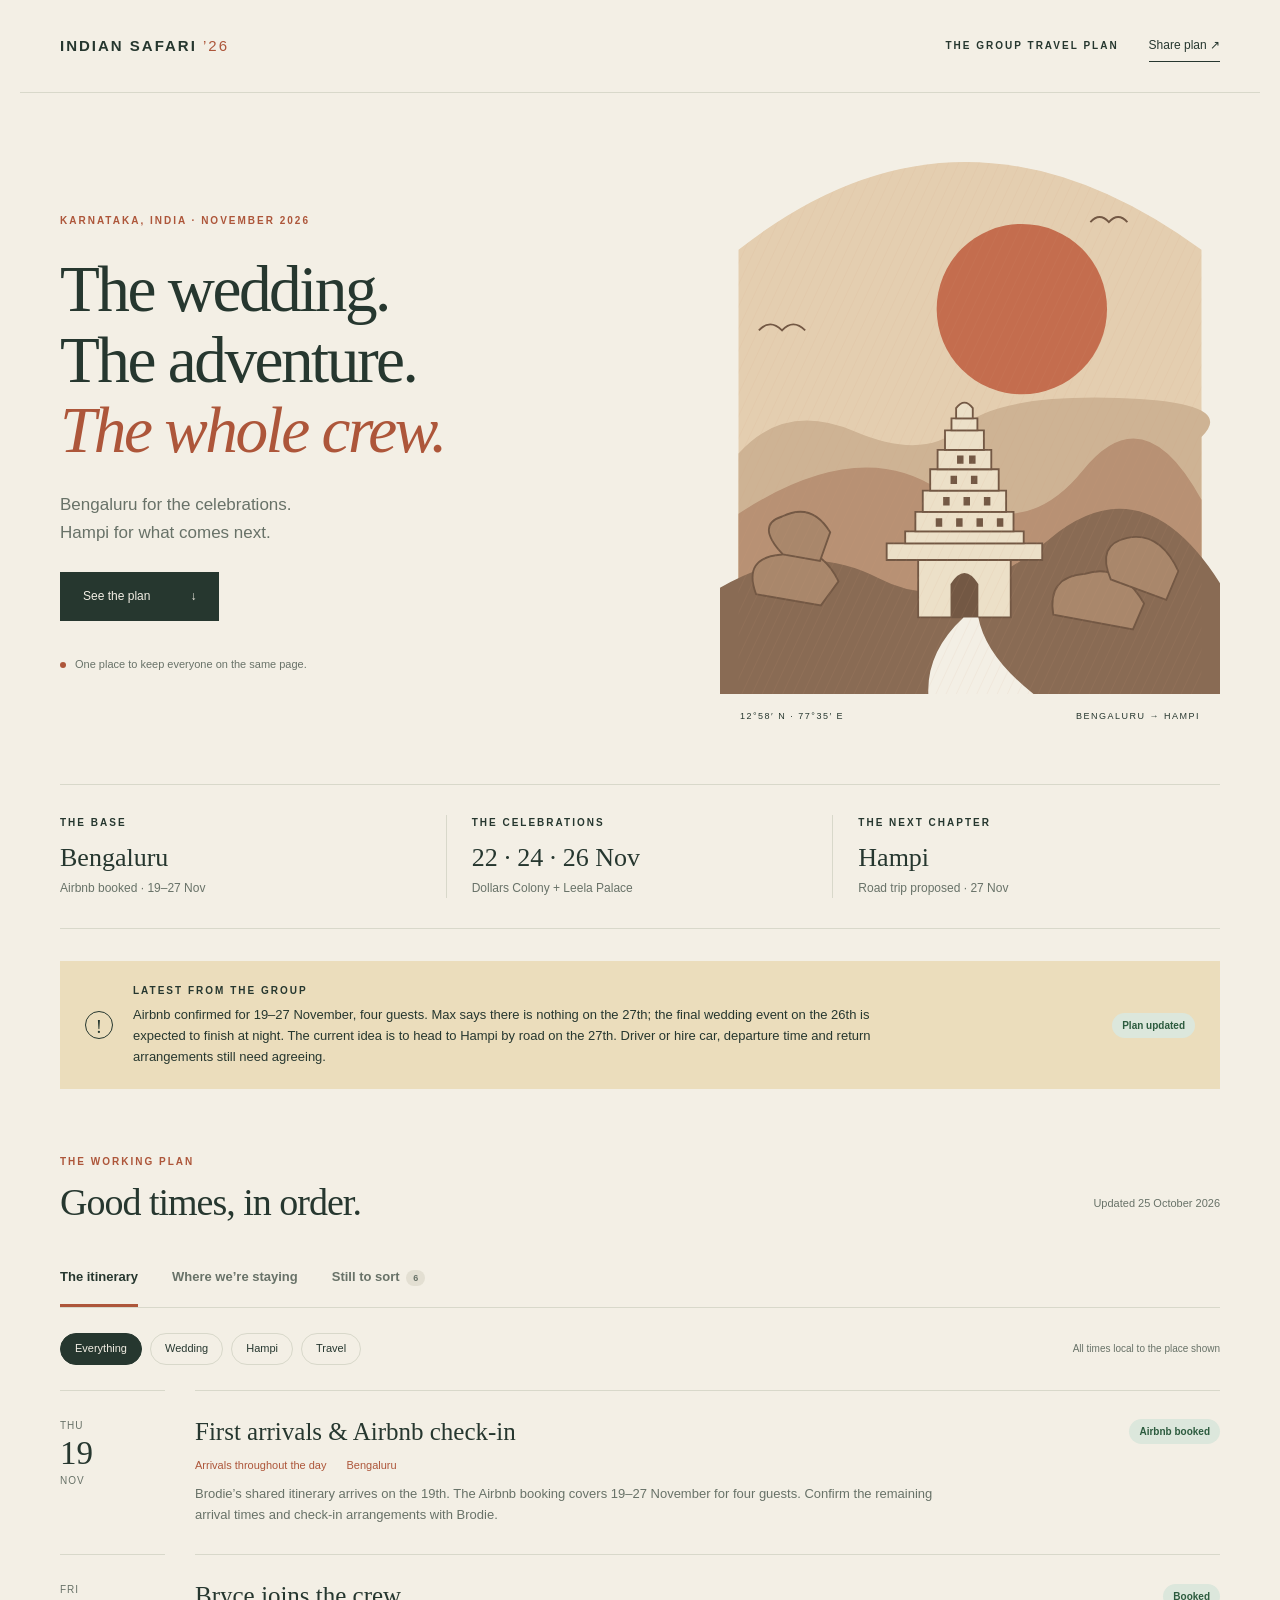
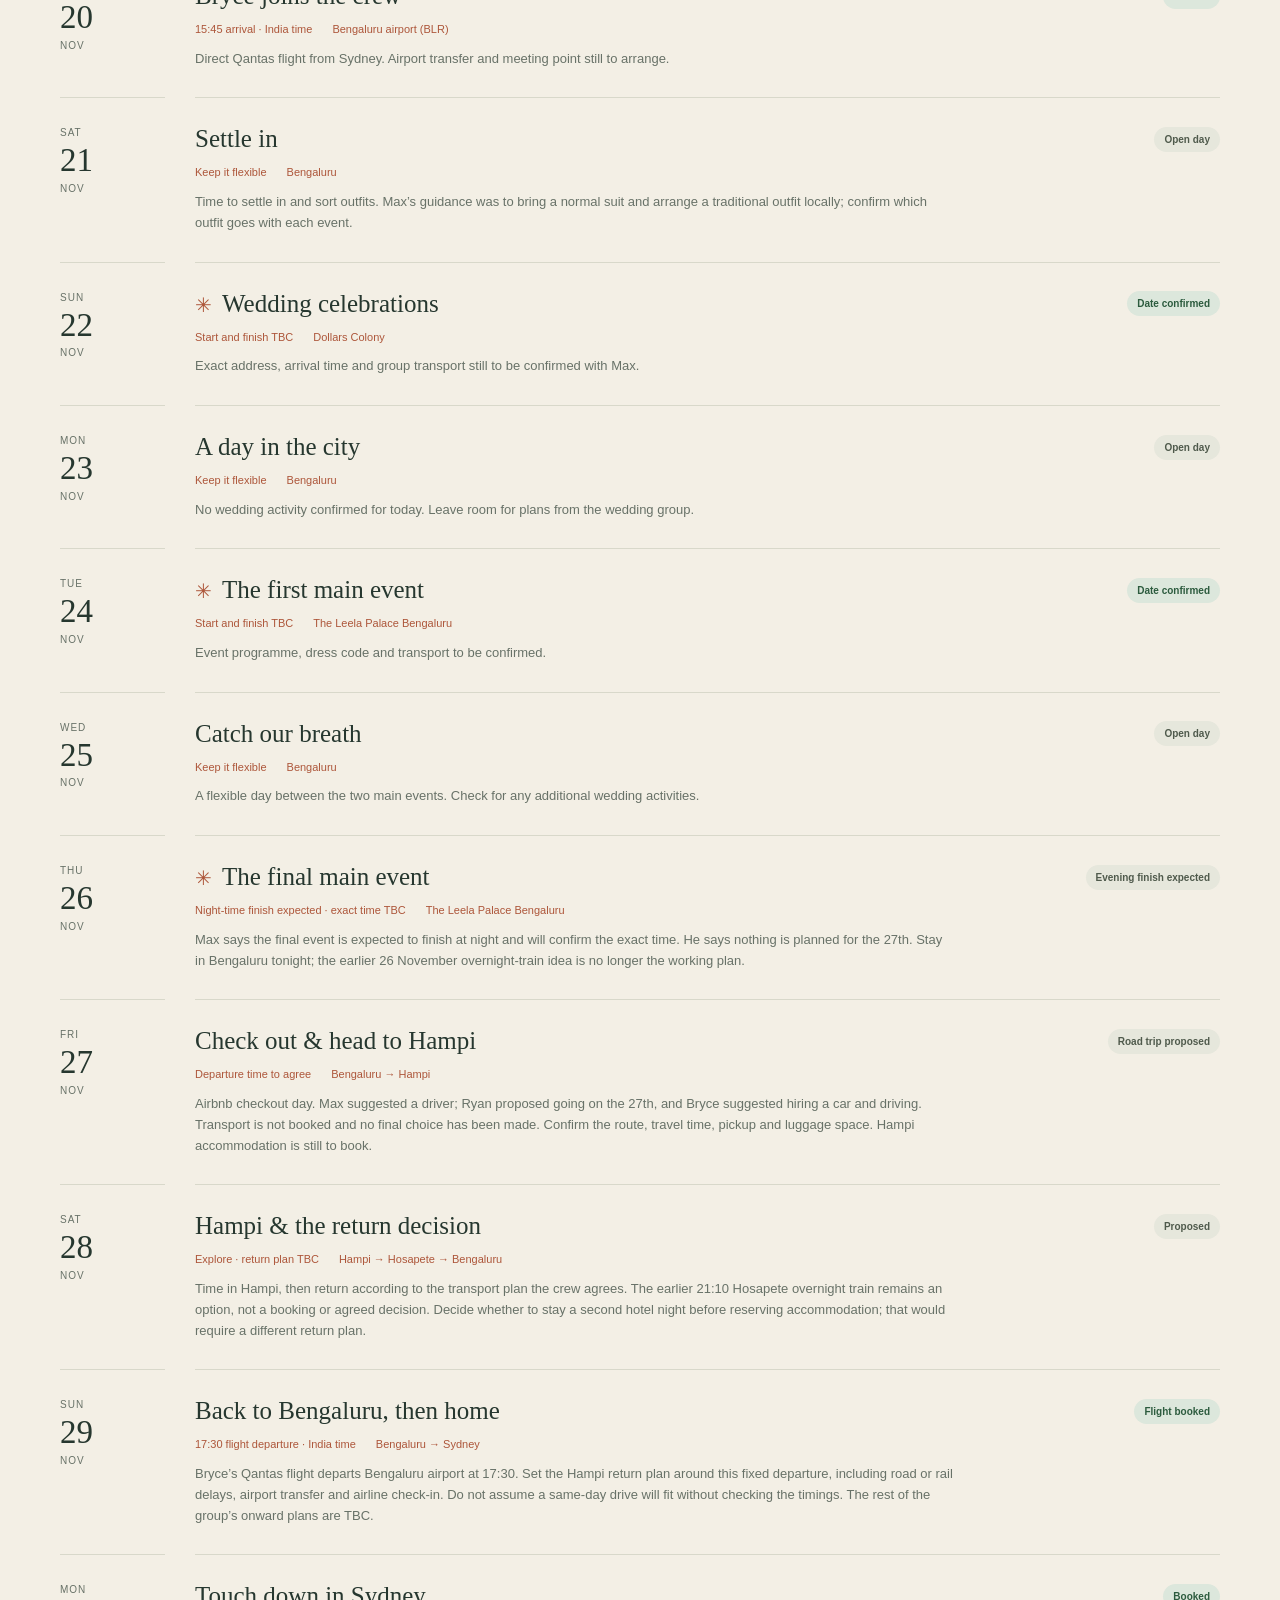
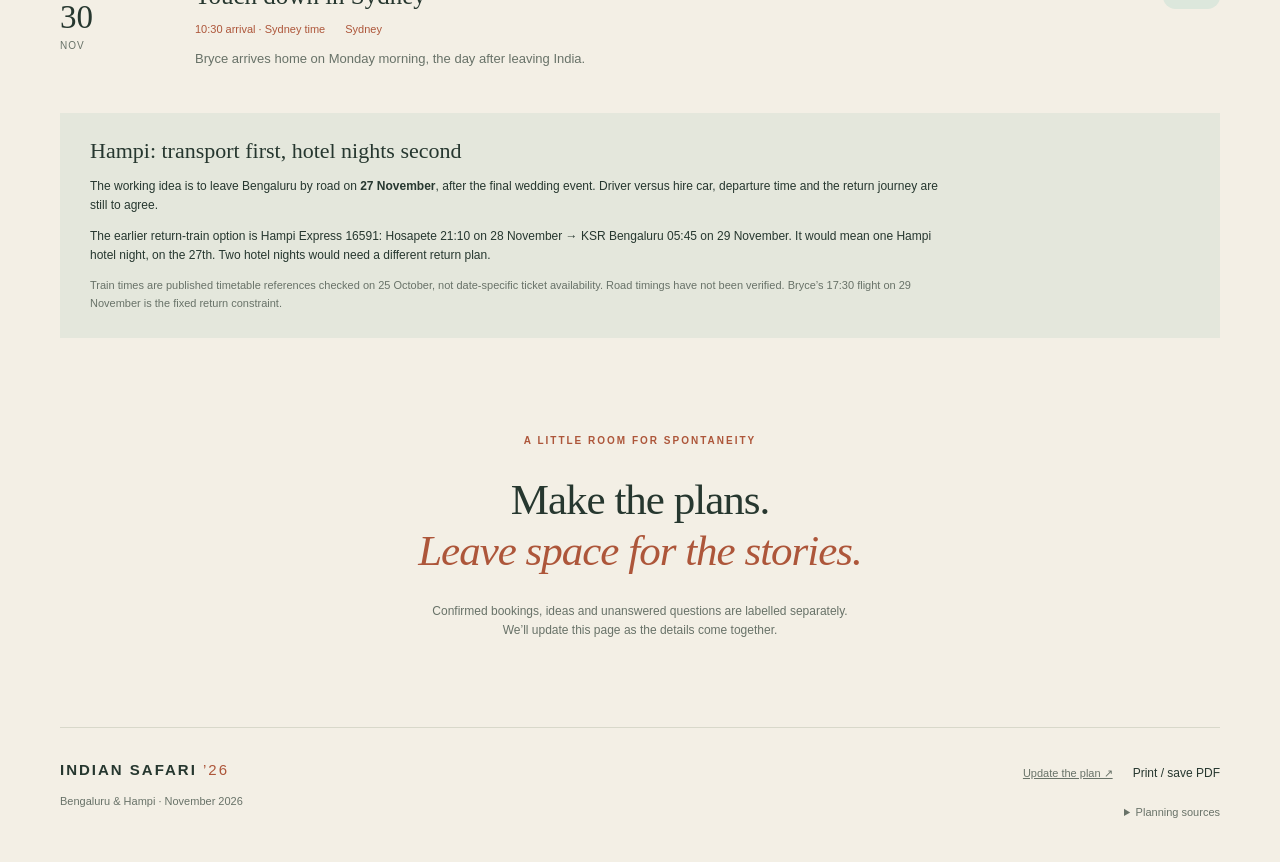
<file: index.html>
<!doctype html>
<html lang="en"><head><meta charset="utf-8"><meta name="viewport" content="width=device-width,initial-scale=1"><meta name="robots" content="noindex,nofollow"><meta name="description" content="The group’s working plan for Bengaluru and Hampi, November 2026."><meta name="theme-color" content="#f3efe5"><title>Indian safari · November 2026</title><link rel="stylesheet" href="styles.css"><script src="app.js" defer></script></head>
<body><a class="skip" href="#plan">Skip to the plan</a><header class="topbar"><a class="brand" href="#">INDIAN SAFARI <span>’26</span></a><div class="top-actions"><span class="edition">THE GROUP TRAVEL PLAN</span><button class="text-button" id="share">Share plan ↗</button></div></header>
<main><section class="hero"><div class="hero-copy"><p class="eyebrow">KARNATAKA, INDIA · NOVEMBER 2026</p><h1>The wedding.<br>The adventure.<br><em>The whole crew.</em></h1><p class="intro">Bengaluru for the celebrations.<br>Hampi for what comes next.</p><a class="solid-button" href="#plan">See the plan <span>↓</span></a><div class="hero-bottom"><span class="tiny-dot"></span><span>One place to keep everyone on the same page.</span></div></div><div class="hero-art" role="img" aria-label="Illustrated sun, rocky landscape and a temple silhouette inspired by Hampi"><svg viewBox="0 0 540 590" xmlns="http://www.w3.org/2000/svg"><defs><pattern id="lines" width="10" height="10" patternUnits="userSpaceOnUse" patternTransform="rotate(25)"><path d="M0 0V10" stroke="#cf9b77" stroke-width=".6" opacity=".3"/></pattern></defs><path fill="#e4ceb0" d="M20 110Q260 -80 520 110V590H20Z"/><circle cx="326" cy="174" r="92" fill="#c46d4e"/><path d="M20 330Q70 274 145 306T260 302T430 270T520 312V590H20Z" fill="#ceb394"/><path d="M20 395Q150 310 238 370T392 348T520 380V590H20Z" fill="#b89174"/><path d="M0 475Q90 422 172 465T355 423T540 470V590H0Z" fill="#896b54"/><g fill="#ece0c8" stroke="#735844" stroke-width="2"><path d="M180 427H348V445H180Z"/><path d="M200 414H328V427H200Z"/><path d="M211 393H317V414H211Z"/><path d="M219 370H309V393H219Z"/><path d="M227 347H301V370H227Z"/><path d="M235 326H293V347H235Z"/><path d="M243 305H285V326H243Z"/><path d="M250 292H278V305H250Z"/><path d="M255 281Q264 269 273 281V292H255Z"/><path d="M214 445H314V507H214Z"/></g><g fill="#735844"><path d="M249 507V471Q264 447 279 471V507Z"/><path d="M233 400h7v9h-7zm22 0h7v9h-7zm22 0h7v9h-7zm22 0h7v9h-7zm-58-23h7v9h-7zm22 0h7v9h-7zm22 0h7v9h-7zm-36-23h7v9h-7zm22 0h7v9h-7zm-15-22h7v9h-7zm13 0h7v9h-7z"/></g><path fill="#f3efe5" d="M225 590Q223 544 263 507H279Q287 549 339 590Z"/><g fill="#a9876b" stroke="#735844" stroke-width="2"><path d="M39 482Q24 442 67 439Q107 425 128 468L109 494Z"/><path d="M68 439Q38 407 67 398Q99 382 119 415L108 446Z"/><path d="M360 504Q353 463 394 460Q432 447 458 492L446 520Z"/><path d="M422 466Q406 428 440 421Q475 414 495 457L482 488Z"/></g><path fill="url(#lines)" d="M20 110Q260 -80 520 110V590H20Z"/><path d="M42 197q12-13 25 0q12-13 25 0M400 80q10-11 20 0q10-11 20 0" fill="none" stroke="#735844" stroke-width="2"/></svg><div class="art-caption"><span>12°58′ N · 77°35′ E</span><span>BENGALURU → HAMPI</span></div></div></section>
<section class="trip-strip" aria-label="Trip overview"><div><span class="overline">THE BASE</span><strong>Bengaluru</strong><span>Airbnb booked · 19–27 Nov</span></div><div><span class="overline">THE CELEBRATIONS</span><strong>22 · 24 · 26 Nov</strong><span>Dollars Colony + Leela Palace</span></div><div><span class="overline">THE NEXT CHAPTER</span><strong>Hampi</strong><span>Road trip proposed · 27 Nov</span></div></section>
<section class="decision-note"><span class="note-mark">!</span><div><p class="overline">LATEST FROM THE GROUP</p><p id="notice"></p></div><span class="status green">Plan updated</span></section>
<div class="section-heading" id="plan"><div><p class="eyebrow">THE WORKING PLAN</p><h2>Good times, in order.</h2></div><p id="updated"></p></div>
<nav class="tabs" aria-label="Plan sections"><button data-tab="itinerary" aria-pressed="true">The itinerary</button><button data-tab="stay" aria-pressed="false">Where we’re staying</button><button data-tab="decisions" aria-pressed="false">Still to sort <span id="task-count"></span></button></nav>
<section id="itinerary" class="panel"><div class="filter-bar" aria-label="Filter itinerary"><button class="filter active" data-filter="all" aria-pressed="true">Everything</button><button class="filter" data-filter="wedding" aria-pressed="false">Wedding</button><button class="filter" data-filter="hampi" aria-pressed="false">Hampi</button><button class="filter" data-filter="travel" aria-pressed="false">Travel</button><span>All times local to the place shown</span></div><div id="timeline"></div><div class="rail-note"><strong>Hampi: transport first, hotel nights second</strong><p>The working idea is to leave Bengaluru by road on <b>27 November</b>, after the final wedding event. Driver versus hire car, departure time and the return journey are still to agree.</p><p>The earlier return-train option is Hampi Express 16591: Hosapete 21:10 on 28 November → KSR Bengaluru 05:45 on 29 November. It would mean one Hampi hotel night, on the 27th. Two hotel nights would need a different return plan.</p><p>Train times are published timetable references checked on 25 October, not date-specific ticket availability. Road timings have not been verified. Bryce’s 17:30 flight on 29 November is the fixed return constraint.</p></div></section>
<section id="stay" class="panel" hidden><div id="stay-card"></div></section>
<section id="decisions" class="panel" hidden><div class="tasks" id="tasks"></div></section>
<section class="closing"><p class="eyebrow">A LITTLE ROOM FOR SPONTANEITY</p><h2>Make the plans.<br><em>Leave space for the stories.</em></h2><p>Confirmed bookings, ideas and unanswered questions are labelled separately.<br>We’ll update this page as the details come together.</p></section>
<footer><div><a class="brand" href="#">INDIAN SAFARI <span>’26</span></a><p>Bengaluru & Hampi · November 2026</p></div><div><a href="editor.html">Update the plan ↗</a><button class="text-button" id="print">Print / save PDF</button><details><summary>Planning sources</summary><div id="sources"></div><p>Wedding dates and venues: Indian safari group.<br>Travel direction: Bryce’s plan, 25 October 2026.</p></details></div></footer><div id="toast" role="status" aria-live="polite"></div><noscript><p>This plan needs JavaScript. Enable it to see the itinerary and accommodation details.</p></noscript></main></body></html>
</file>
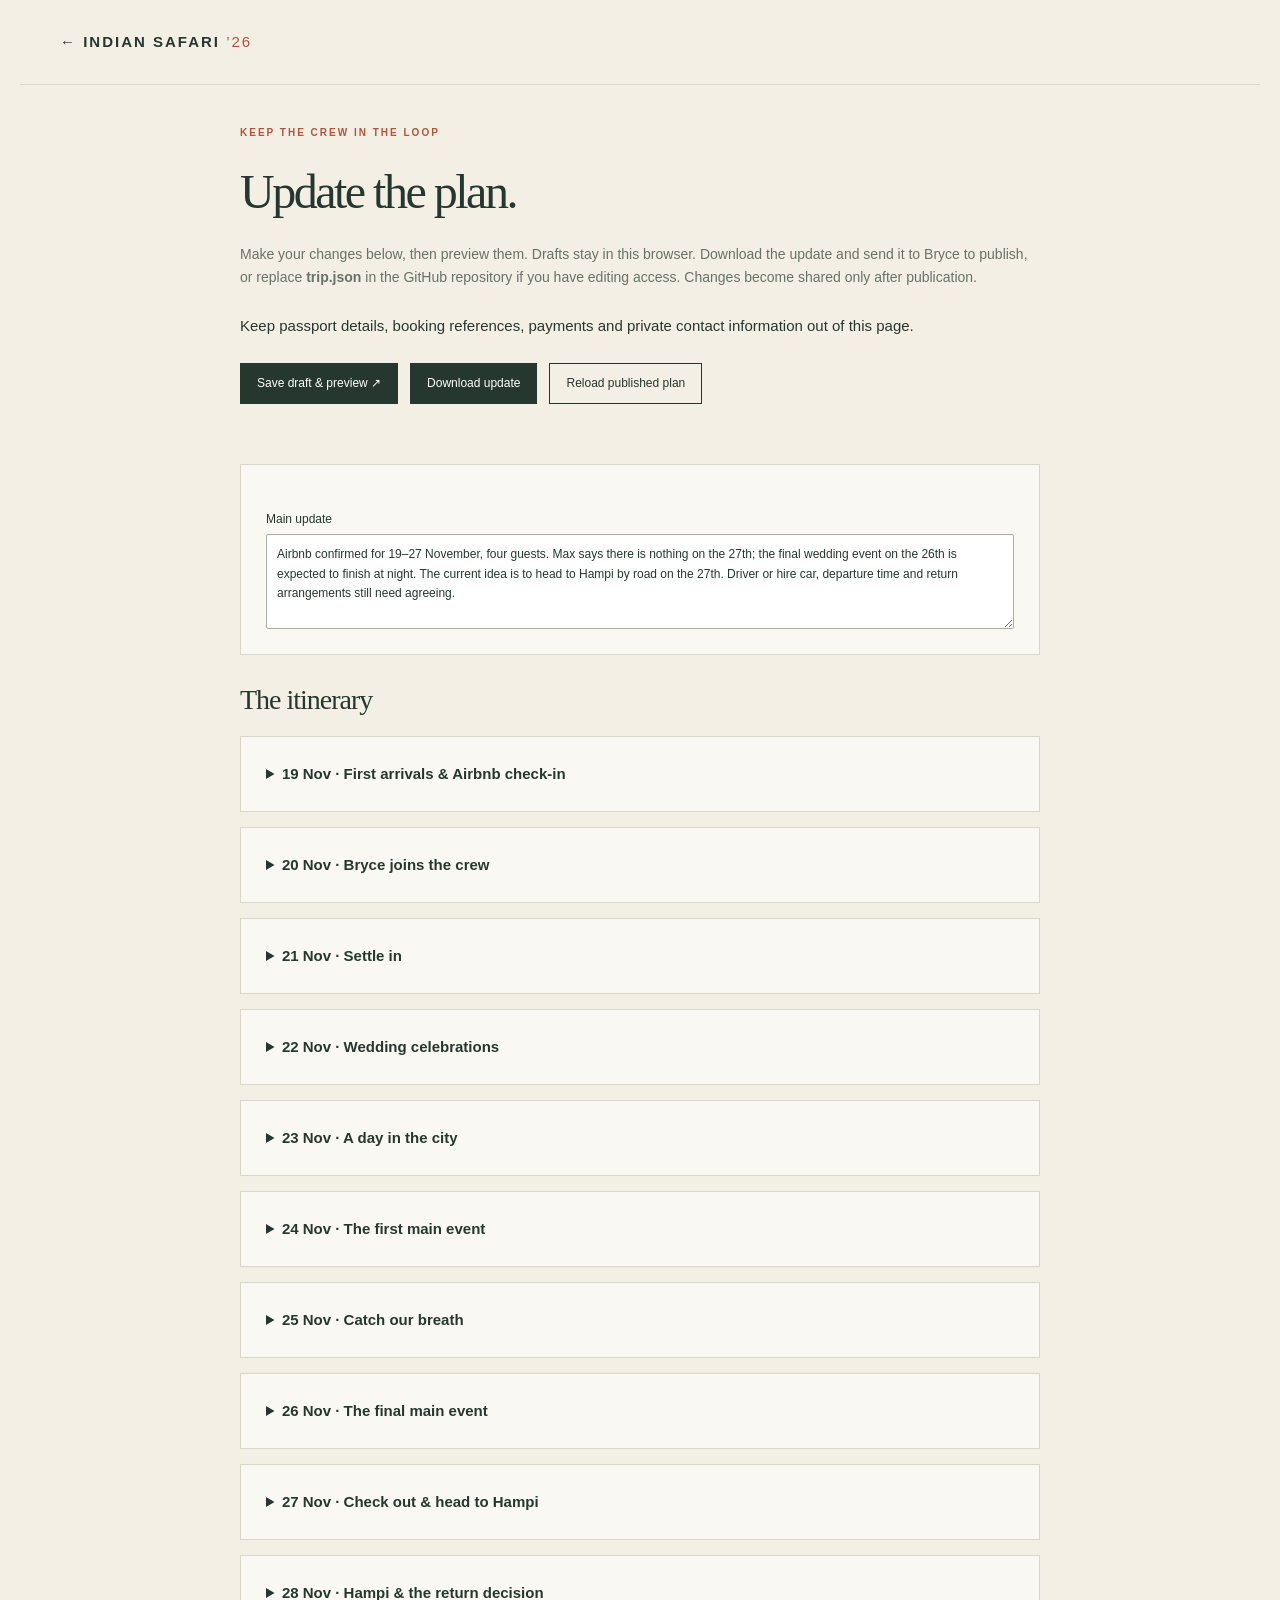
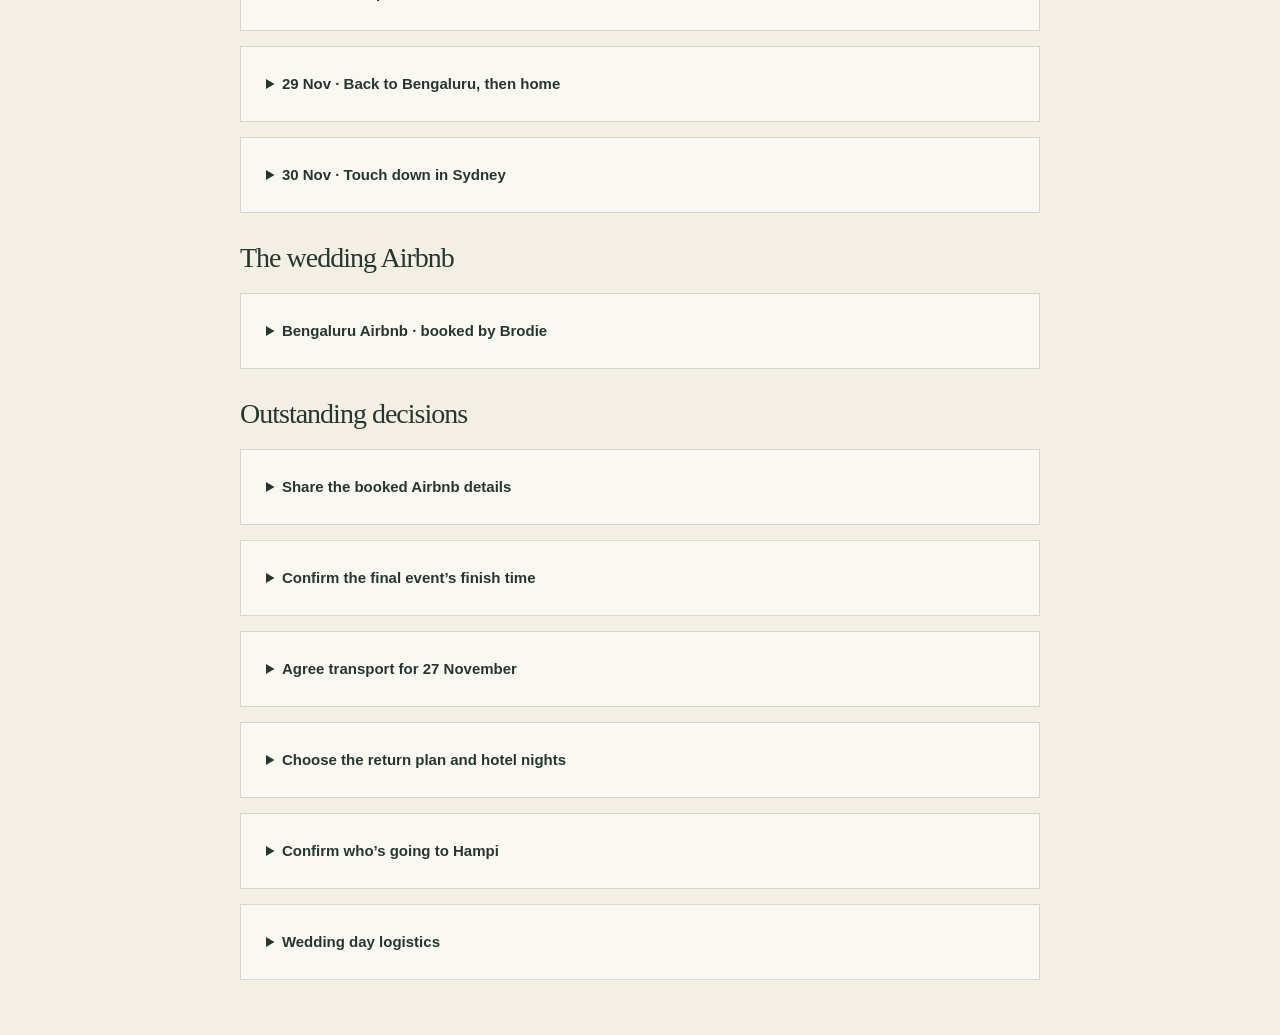
<file: editor.html>
<!doctype html><html lang="en"><head><meta charset="utf-8"><meta name="viewport" content="width=device-width,initial-scale=1"><meta name="robots" content="noindex,nofollow"><title>Update the plan · Indian safari</title><link rel="stylesheet" href="styles.css"><script src="editor.js" defer></script></head><body><header class="topbar"><a class="brand" href="index.html">← INDIAN SAFARI <span>’26</span></a></header><main class="editor-main"><p class="eyebrow">KEEP THE CREW IN THE LOOP</p><h1>Update the plan.</h1><p class="intro">Make your changes below, then preview them. Drafts stay in this browser. Download the update and send it to Bryce to publish, or replace <b>trip.json</b> in the GitHub repository if you have editing access. Changes become shared only after publication.</p><p>Keep passport details, booking references, payments and private contact information out of this page.</p><div class="editor-controls"><button id="save">Save draft & preview ↗</button><button id="download">Download update</button><button class="secondary" id="reset">Reload published plan</button></div><p id="editor-status" class="editor-status" role="status"></p><form id="editor-form"><div class="edit-card"><div class="edit-grid"><label class="wide">Main update<textarea id="notice-input" required></textarea></label></div></div><h2>The itinerary</h2><div id="event-fields"></div><h2>The wedding Airbnb</h2><div id="stay-fields"></div><h2>Outstanding decisions</h2><div id="task-fields"></div></form></main></body></html>
</file>
<file: styles.css>
:root{--paper:#f3efe5;--ink:#26372f;--muted:#687268;--line:#d8d8ca;--rust:#ad563a;--green:#dce7dc;--sand:#ebddbc;--white:#faf8f2}*{box-sizing:border-box}html{scroll-behavior:smooth;scroll-padding-top:25px}body{margin:0;background:var(--paper);color:var(--ink);font-family:Arial,Helvetica,sans-serif;font-size:15px;line-height:1.6}button,a,input,select,textarea{-webkit-tap-highlight-color:transparent}button,input,select,textarea{font:inherit}button,a{touch-action:manipulation}button{cursor:pointer}a{color:inherit}button:focus-visible,a:focus-visible,input:focus-visible,select:focus-visible,textarea:focus-visible{outline:3px solid var(--rust);outline-offset:5px}.skip{position:absolute;top:-80px;background:var(--ink);color:white;padding:12px;z-index:20}.skip:focus{top:0}.topbar{max-width:1240px;margin:auto;padding:30px 40px;display:flex;align-items:center;justify-content:space-between;border-bottom:1px solid var(--line)}.brand{text-decoration:none;font-weight:800;letter-spacing:2px;font-size:15px}.brand span{font-weight:400;color:var(--rust)}.top-actions{display:flex;gap:30px;align-items:center}.edition,.overline,.eyebrow{font-size:10px;letter-spacing:2px;font-weight:700}.text-button{background:none;border:0;padding:6px 0;color:var(--ink);font-size:12px}.top-actions button{border-bottom:1px solid var(--ink)}main{max-width:1160px;margin:auto}.hero{display:grid;grid-template-columns:1.1fr 1fr;gap:40px;padding:55px 0 30px;align-items:center}.eyebrow{color:var(--rust);margin:0 0 25px}h1,h2,h3{font-family:Georgia,'Times New Roman',serif;font-weight:400;line-height:1.08;margin:0}h1{font-size:clamp(42px,5.1vw,72px);letter-spacing:-2.5px}em{font-weight:400;color:var(--rust)}.intro{font-size:17px;color:var(--muted);line-height:1.65;margin:25px 0}.solid-button{display:inline-flex;gap:40px;align-items:center;background:var(--ink);color:var(--paper);padding:14px 22px;text-decoration:none;font-size:12px;border:1px solid var(--ink)}.solid-button:hover{background:#405749}.hero-bottom{font-size:11px;display:flex;align-items:center;gap:9px;margin-top:35px;color:var(--muted)}.tiny-dot{display:inline-block;width:6px;height:6px;border-radius:50%;background:var(--rust)}.hero-art{position:relative;max-width:500px;justify-self:end;width:100%}.hero-art svg{width:100%;display:block}.art-caption{display:flex;justify-content:space-between;font-size:9px;letter-spacing:1.5px;margin:15px 20px}.trip-strip{display:grid;grid-template-columns:repeat(3,1fr);border-top:1px solid var(--line);border-bottom:1px solid var(--line);padding:30px 0;margin:15px 0 32px}.trip-strip>div{display:flex;flex-direction:column;padding:0 25px;border-right:1px solid var(--line)}.trip-strip>div:first-child{padding-left:0}.trip-strip>div:last-child{border:0}.trip-strip strong{font:26px Georgia,serif;margin:6px 0}.trip-strip span:last-child{font-size:12px;color:var(--muted)}.overline{margin:0 0 6px}.decision-note{background:var(--sand);padding:22px 25px;display:flex;align-items:center;gap:20px}.note-mark{border:1px solid var(--ink);border-radius:100%;min-width:28px;height:28px;text-align:center;font-family:Georgia,serif;font-size:19px}.decision-note>div{flex:1}.decision-note p:last-child{font-size:13px;margin:0;max-width:780px}.status{display:inline-flex;align-items:center;gap:6px;white-space:nowrap;border-radius:20px;font-size:10px;line-height:1.5;padding:5px 10px;font-weight:600;background:#e6e7dc;color:#4f5a4c}.status.green{background:var(--green);color:#2c5b3e}.status.amber{background:#e7cf98;color:#644b14}.section-heading{display:flex;justify-content:space-between;align-items:end;margin:65px 0 28px}.section-heading .eyebrow{margin-bottom:12px}h2{font-size:38px;letter-spacing:-1px}.section-heading>p{font-size:11px;color:var(--muted)}.tabs{display:flex;gap:34px;border-bottom:1px solid var(--line)}.tabs button{background:none;border:none;border-bottom:3px solid transparent;padding:16px 0;font-weight:600;font-size:13px;color:var(--muted)}.tabs button[aria-pressed=true]{border-bottom-color:var(--rust);color:var(--ink)}.tabs span{font-size:9px;background:#e3dfd2;border-radius:10px;padding:3px 7px;margin-left:3px}.filter-bar{display:flex;align-items:center;gap:8px;padding:25px 0}.filter{border:1px solid var(--line);background:transparent;color:var(--ink);padding:6px 14px;border-radius:22px;font-size:11px}.filter.active{background:var(--ink);color:var(--paper);border-color:var(--ink)}.filter-bar>span{margin-left:auto;font-size:10px;color:var(--muted)}.event{display:grid;grid-template-columns:105px 1fr;gap:30px}.event-date{padding-top:27px;border-top:1px solid var(--line);display:flex;flex-direction:column}.event-date strong{font:33px Georgia,serif;line-height:1.2}.event-date span{font-size:10px;letter-spacing:1px;color:var(--muted)}.event-body{border-top:1px solid var(--line);padding:26px 0 28px;position:relative}.event-top{display:flex;justify-content:space-between;gap:18px;align-items:center}.event h3{font-size:25px;line-height:1.2}.event-meta{display:flex;gap:20px;flex-wrap:wrap;font-size:11px;color:var(--rust);margin:10px 0}.event p{font-size:13px;color:var(--muted);max-width:760px;margin:10px 0 0}.event[data-category=wedding] h3:before{content:'✳';font-family:Arial;margin-right:10px;color:var(--rust);font-size:20px}.rail-note{padding:25px 30px;background:#e4e7dc;margin:15px 0 0}.rail-note strong{font:22px Georgia,serif}.rail-note p{font-size:12px;max-width:860px}.rail-note p:last-child{font-size:11px;color:var(--muted);margin-bottom:0}.stay-layout{display:grid;grid-template-columns:1.1fr 1fr;gap:50px;margin-top:35px;padding:40px;background:var(--white)}.stay-layout h3{font-size:34px;margin:20px 0 15px}.stay-layout p{font-size:13px;color:var(--muted)}.stay-layout .dates{color:var(--ink);font-weight:bold;margin:25px 0 5px}.stay-layout ul{padding-left:18px;font-size:13px;line-height:1.9}.stay-layout li{margin-bottom:15px}.stay-layout .solid-button{margin-top:15px}.tasks{display:grid;grid-template-columns:repeat(2,1fr);gap:18px;padding-top:30px}.task{background:var(--white);padding:26px;border:1px solid var(--line)}.task .overline{color:var(--rust)}.task h3{font-size:25px;margin:15px 0}.task p{font-size:13px;color:var(--muted)}.closing{text-align:center;padding:95px 0 75px}.closing h2{font-size:43px;line-height:1.2}.closing p:last-child{font-size:12px;color:var(--muted);margin-top:25px}footer{border-top:1px solid var(--line);padding:30px 0 40px;display:flex;justify-content:space-between;gap:35px}footer p,footer a:not(.brand),footer button,footer summary{font-size:11px;color:var(--muted)}footer>div:last-child{text-align:right;max-width:460px}footer button{margin-left:20px}footer details{margin-top:15px}footer summary{cursor:pointer}#sources a{display:block;margin-top:10px}#toast{position:fixed;bottom:25px;left:50%;transform:translateX(-50%);background:var(--ink);color:white;border-radius:8px;padding:12px 22px;box-shadow:0 5px 30px #0002;font-size:12px;z-index:10;max-width:90vw;text-align:center;opacity:0;pointer-events:none}#toast.show{opacity:1}.error{padding:30px;background:var(--sand);margin:30px 0}.editor-main{max-width:850px;padding:40px 25px}.editor-main h1{font-size:48px}.editor-main .intro{font-size:14px}.editor-controls{display:flex;gap:12px;flex-wrap:wrap;margin:25px 0}.editor-controls button{padding:10px 16px;border:1px solid var(--ink);background:var(--ink);color:white;font-size:12px}.editor-controls button.secondary{background:transparent;color:var(--ink)}.edit-card{border:1px solid var(--line);padding:25px;margin:15px 0;background:var(--white)}.edit-card summary{cursor:pointer;font-weight:bold}.edit-grid{display:grid;grid-template-columns:1fr 1fr;gap:15px;padding-top:20px}.edit-grid label{display:flex;flex-direction:column;font-size:12px;gap:5px}.edit-grid label.wide{grid-column:1/-1}input,select,textarea{border:1px solid #a7aea2;background:white;color:var(--ink);padding:10px;border-radius:2px;min-width:0}textarea{min-height:95px;resize:vertical}.editor-status{font-size:12px;color:var(--rust);min-height:20px}.editor-main h2{font-size:28px;margin:30px 0 20px}[hidden]{display:none!important}@media(max-width:1240px){main{margin:0 40px}}@media(max-width:760px){.topbar{padding:22px}.edition{display:none}main{margin:0 22px}.hero{grid-template-columns:1fr;gap:20px;padding:35px 0 20px}.hero-copy{padding:0}.hero h1{font-size:53px;letter-spacing:-2px}.hero-art{max-width:390px;justify-self:center}.hero-bottom{margin-top:23px}.hero-art svg{max-height:380px}.hero-art .art-caption{margin-top:10px}.trip-strip{padding:22px 0;gap:15px}.trip-strip>div{padding:0;border:0}.trip-strip strong{font-size:20px}.trip-strip span:last-child{font-size:10px}.overline{font-size:9px;letter-spacing:1.1px}.decision-note{padding:18px;align-items:flex-start;gap:12px}.decision-note>.status{display:none}.section-heading{margin-top:45px;align-items:start;flex-direction:column;gap:5px}h2{font-size:33px}.tabs{gap:22px;overflow-x:auto}.tabs button{font-size:12px;white-space:nowrap}.filter-bar{gap:6px;flex-wrap:wrap}.filter{padding:6px 11px}.filter-bar>span{width:100%;margin:7px 0 0}.event{grid-template-columns:50px 1fr;gap:18px}.event-date strong{font-size:27px}.event-top{align-items:start;flex-direction:column;gap:10px}.event h3{font-size:23px}.event-meta{gap:4px;flex-direction:column}.event p{font-size:12px}.rail-note{padding:22px}.stay-layout{grid-template-columns:1fr;padding:24px;gap:20px}.stay-layout h3{font-size:30px}.tasks{grid-template-columns:1fr}.closing{padding:65px 0 55px}.closing h2{font-size:34px}footer{flex-direction:column;gap:15px}footer>div:last-child{text-align:left}.edit-grid{grid-template-columns:1fr}.editor-main{margin:0}.editor-main h1{font-size:38px}}@media print{.top-actions,.hero-art,.solid-button,.filter-bar,.tabs,footer,#toast,.editor-controls{display:none!important}.hero{display:block;padding:15px 0}.hero h1{font-size:35px}.hero-bottom,.intro{display:none}.panel[hidden]{display:block!important}.event,.task,.stay-layout{break-inside:avoid}.hero,.closing{padding:15px 0}body{font-size:11px}.tasks{grid-template-columns:1fr 1fr}.section-heading{margin-top:20px}main{margin:0}.event-body,.event-date{padding-top:12px;padding-bottom:12px}.decision-note{margin:10px 0}.closing{display:none}}
</file>
